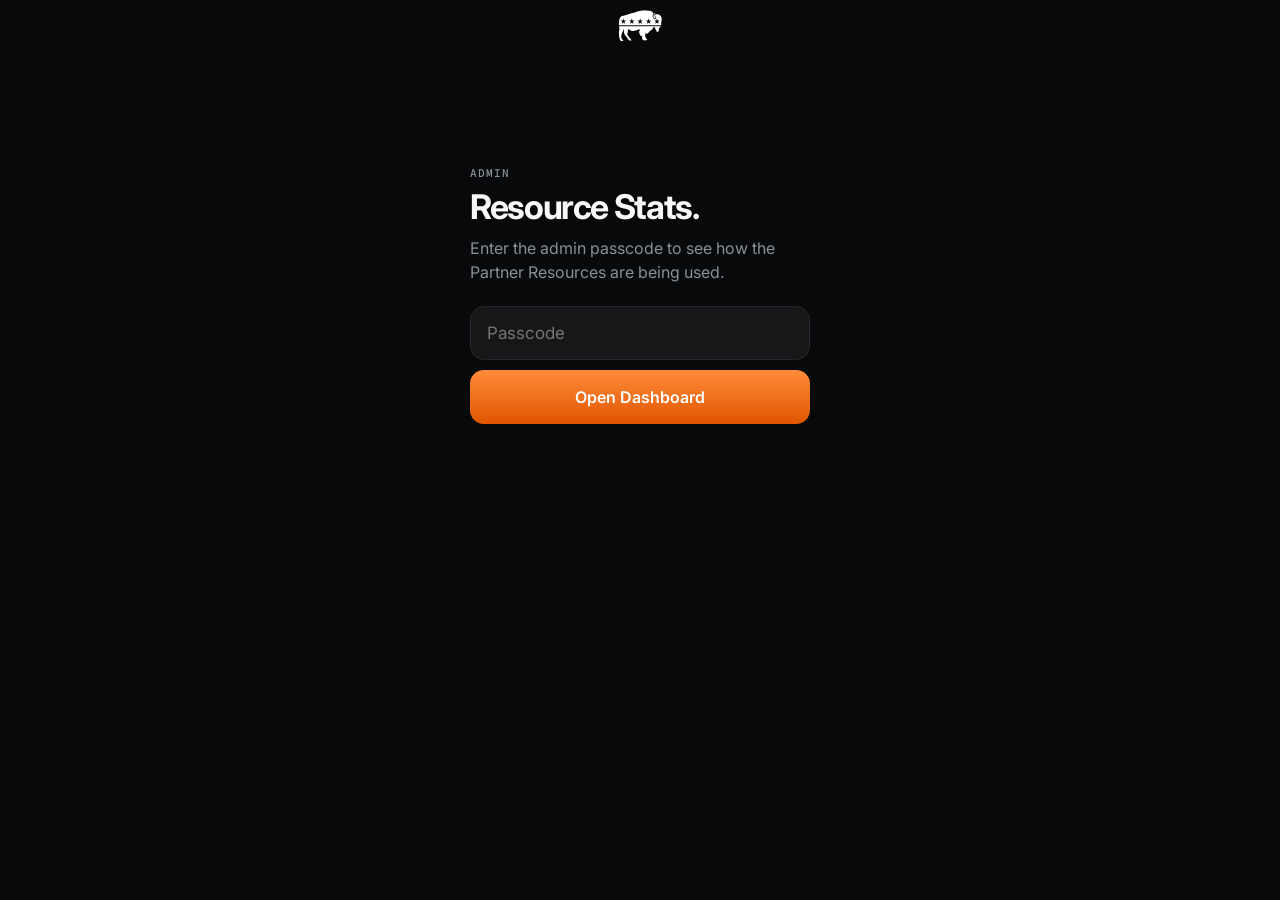
<file: admin/index.html>
<!doctype html>
<html lang="en">
<head>
  <meta charset="utf-8">
  <meta name="viewport" content="width=device-width, initial-scale=1, viewport-fit=cover">
  <meta name="robots" content="noindex, nofollow">
  <meta name="theme-color" content="#08090A">
  <title>Resource Stats · The Operator Standard</title>
  <link rel="icon" href="../assets/bison-white.svg" type="image/svg+xml">
  <style>
    @font-face { font-family: "Inter"; src: url("../assets/fonts/Inter.ttf") format("truetype"); font-weight: 100 900; font-display: swap; }
    @font-face { font-family: "Geist Mono"; src: url("../assets/fonts/GeistMono.ttf") format("truetype"); font-weight: 100 900; font-display: swap; }
    :root {
      --obsidian: #08090A; --card: #161718; --card-hi: #1D1E20; --line: #26282B;
      --snow: #F7F8F8; --fog: #8A8F98; --ember: #F4700D;
      --ember-flame: linear-gradient(180deg, #FF8C3A, #E05500);
      --sans: "Inter", "SF Pro Display", -apple-system, BlinkMacSystemFont, "Helvetica Neue", Arial, sans-serif;
      --mono: "Geist Mono", ui-monospace, "SF Mono", Menlo, monospace;
    }
    * { box-sizing: border-box; -webkit-tap-highlight-color: transparent; }
    body { margin: 0; background: var(--obsidian); color: var(--snow); font: 16px/1.5 var(--sans); -webkit-font-smoothing: antialiased; }
    h1, h2, h3, p { margin: 0; }
    h1, h2, h3 { letter-spacing: -0.03em; line-height: 1.08; font-weight: 700; }
    button, input { font: inherit; color: inherit; }
    .wrap { max-width: 760px; margin: 0 auto; padding: 0 20px 80px; }
    .label { font: 500 11px/1.4 var(--mono); letter-spacing: 0.08em; text-transform: uppercase; color: var(--fog); }
    .ember { color: var(--ember); }
    .topbar { display: grid; place-items: center; height: 58px; }
    .topbar img { width: 44px; }
    .head { padding: 14px 0 22px; }
    .head h1 { font-size: 36px; letter-spacing: -0.04em; margin-top: 8px; }
    .head .label + .label { margin-top: 10px; }

    /* Range filter: one row above everything it controls */
    .ranges { display: flex; gap: 8px; margin-bottom: 20px; }
    .chip { min-height: 40px; padding: 0 16px; border-radius: 999px; border: 1px solid var(--line); background: none; color: var(--fog); font: 500 14px/1 var(--sans); cursor: pointer; }
    .chip[aria-pressed="true"] { background: var(--snow); border-color: var(--snow); color: var(--obsidian); }

    /* Headline numbers */
    .tiles { display: grid; grid-template-columns: 1fr 1fr; gap: 10px; }
    .tile { background: var(--card); border-radius: 14px; padding: 16px 16px 14px; }
    .tile b { display: block; font: 500 38px/1 var(--mono); font-variant-numeric: tabular-nums; margin-top: 10px; }
    .tile small { display: block; margin-top: 8px; color: var(--fog); font-size: 13px; }

    section { padding-top: 40px; }
    section > h2 { font-size: 24px; }
    section > h2::before { content: ""; display: block; width: 22px; height: 2px; margin-bottom: 12px; background: var(--ember); }
    .sub { color: var(--fog); font-size: 14.5px; margin-top: 6px; }

    /* Bar charts: one series, thin bars, rounded tops, anchored to the baseline */
    .chart { position: relative; margin-top: 18px; }
    .bars { display: flex; align-items: flex-end; gap: 2px; height: var(--h, 120px); border-bottom: 1px solid var(--line); }
    .bar { flex: 1; min-width: 0; height: 100%; display: flex; align-items: flex-end; justify-content: center; background: none; border: 0; padding: 0; cursor: pointer; }
    .bar i { display: block; width: 100%; max-width: 26px; min-height: 0; border-radius: 4px 4px 0 0; background: var(--ember); transition: opacity 0.12s; }
    .bars:hover .bar i, .bars.touched .bar i { opacity: 0.45; }
    .bars .bar:hover i, .bars .bar.on i { opacity: 1; }
    .bars.snow .bar i { background: var(--snow); }
    .axis { display: flex; justify-content: space-between; margin-top: 8px; }
    .tip { min-height: 20px; margin-top: 10px; font-size: 14px; color: var(--snow); }
    .tip span { color: var(--fog); }

    /* Per-video rows */
    .video { padding: 22px 0; border-top: 1px solid var(--line); }
    .video:first-of-type { margin-top: 18px; }
    .video h3 { font-size: 19px; letter-spacing: -0.02em; margin-top: 6px; }
    .nums { display: grid; grid-template-columns: repeat(3, 1fr); gap: 8px; margin-top: 14px; }
    .nums b { display: block; font: 500 24px/1 var(--mono); font-variant-numeric: tabular-nums; }
    .nums .label { display: block; margin-top: 6px; }
    .video .chart { margin-top: 16px; --h: 64px; }

    /* Simple count rows */
    .rows { margin-top: 14px; }
    .row { display: flex; align-items: baseline; gap: 12px; padding: 14px 0; border-top: 1px solid var(--line); }
    .row h3 { font-size: 16.5px; letter-spacing: -0.015em; font-weight: 600; flex: 1; min-width: 0; }
    .row b { font: 500 20px/1 var(--mono); font-variant-numeric: tabular-nums; }
    .row .label { white-space: nowrap; }

    .empty { color: var(--fog); padding: 18px 0; }
    .foot { padding-top: 44px; text-align: center; }
    .foot a { color: inherit; }

    /* Passcode gate */
    .gate { max-width: 380px; margin: 12vh auto 0; padding: 0 20px; }
    .gate h1 { font-size: 34px; letter-spacing: -0.04em; margin-top: 8px; }
    .gate p { color: var(--fog); margin-top: 10px; }
    .gate input { width: 100%; height: 54px; margin-top: 22px; padding: 0 16px; border-radius: 14px; border: 1px solid var(--line); background: var(--card); font-size: 17px; }
    .gate button { width: 100%; min-height: 54px; margin-top: 10px; border: 0; border-radius: 14px; background: var(--ember-flame); color: #fff; font-weight: 600; font-size: 16px; cursor: pointer; }
    .gate .err { color: var(--snow); min-height: 22px; margin-top: 12px; font-size: 14.5px; }
    :focus-visible { outline: 2px solid var(--snow); outline-offset: 3px; border-radius: 8px; }
    @media (min-width: 640px) { .tiles { grid-template-columns: repeat(4, 1fr); } .head h1 { font-size: 44px; } }
  </style>
</head>
<body>
  <header class="topbar"><a href="../" aria-label="Back to Partner Resources"><img src="../assets/bison-white.svg" alt=""></a></header>
  <main id="app"></main>

  <script src="../content.js"></script>
  <script>
  (function () {
    const app = document.getElementById("app");
    const resources = (window.PORTAL && window.PORTAL.resources) || [];
    const byId = Object.fromEntries(resources.map((r) => [r.id, r]));
    const esc = (s) => String(s ?? "").replace(/[&<>"']/g, (c) => ({ "&": "&amp;", "<": "&lt;", ">": "&gt;", '"': "&quot;", "'": "&#39;" }[c]));
    const num = (n) => Number(n || 0).toLocaleString("en-US");
    const KEY = "os_admin_key";
    const RANGES = [{ days: 7, text: "7 Days" }, { days: 30, text: "30 Days" }, { days: 0, text: "All Time" }];
    let days = 30;

    const getKey = () => { try { return localStorage.getItem(KEY) || ""; } catch { return ""; } };
    const setKey = (k) => { try { k ? localStorage.setItem(KEY, k) : localStorage.removeItem(KEY); } catch {} };

    function gate(message) {
      app.innerHTML = `
        <form class="gate">
          <p class="label ember">Admin</p>
          <h1>Resource Stats.</h1>
          <p>Enter the admin passcode to see how the Partner Resources are being used.</p>
          <input type="password" name="key" placeholder="Passcode" autocomplete="current-password" aria-label="Passcode" required>
          <button>Open Dashboard</button>
          <p class="err" role="alert">${esc(message || "")}</p>
        </form>`;
      app.querySelector("form").addEventListener("submit", (e) => {
        e.preventDefault();
        setKey(e.target.key.value.trim());
        load();
      });
    }

    async function load() {
      const key = getKey();
      if (!key) return gate();
      let res;
      try {
        res = await fetch("../api/stats?days=" + days, { headers: { "x-admin-key": key } });
      } catch {
        return gate("Couldn't reach the stats service. Check your connection and try again.");
      }
      if (res.status === 401) return setKey(""), gate("That passcode didn't work.");
      if (!res.ok) return gate("The stats service returned an error (" + res.status + "). Try again in a minute.");
      render(await res.json());
    }

    // One-series bar chart. Tap or hover a bar to read its value in the line below.
    function chart(points, { unit, snow, axis }) {
      const max = Math.max(1, ...points.map((p) => p.value));
      return `
        <div class="chart">
          <div class="bars${snow ? " snow" : ""}">
            ${points.map((p) => `<button class="bar" data-tip="${esc(p.label)}|${num(p.value)} ${esc(unit)}" aria-label="${esc(p.label)}: ${num(p.value)} ${esc(unit)}"><i style="height:${(p.value / max) * 100}%"></i></button>`).join("")}
          </div>
          <div class="axis">${axis.map((a) => `<span class="label">${esc(a)}</span>`).join("")}</div>
          <p class="tip" aria-live="polite"><span>Tap a bar to see its number.</span></p>
        </div>`;
    }

    function render(d) {
      const total = Object.fromEntries(d.totals.map((t) => [t.type, t]));
      const n = (type) => total[type]?.n || 0;
      const people = (type) => total[type]?.people || 0;
      const item = (type) => Object.fromEntries(d.items.filter((i) => i.type === type).map((i) => [i.item, i]));
      const plays = item("play");
      const downloads = item("download");
      const watched = Object.fromEntries(d.watched.map((w) => [w.item, w.total]));
      const reach = {};
      for (const r of d.retention) (reach[r.item] ||= {})[r.value] = r.people;

      const since = d.since ? new Date(d.since * 1000).toLocaleDateString("en-US", { month: "short", day: "numeric", year: "numeric" }) : null;
      const rangeText = RANGES.find((r) => r.days === days).text.toLowerCase();

      const videos = resources.filter((r) => r.type !== "guide").map((r) => ({ r, p: plays[r.id] })).sort((a, b) => (b.p?.n || 0) - (a.p?.n || 0));
      const guides = resources.filter((r) => r.type === "guide").map((r) => ({ r, p: downloads[r.id] })).sort((a, b) => (b.p?.n || 0) - (a.p?.n || 0));

      const dayLabel = (s) => new Date(s + "T12:00:00").toLocaleDateString("en-US", { month: "short", day: "numeric" });
      const daily = d.daily.map((x) => ({ label: dayLabel(x.day), value: x.people }));

      app.innerHTML = `
        <div class="wrap">
          <div class="head">
            <p class="label ember">Admin · OS Partner Program</p>
            <h1>Resource Stats.</h1>
            <p class="label">${since ? "Counting since " + esc(since) : "No activity recorded yet"}</p>
          </div>

          <div class="ranges" role="group" aria-label="Time range">
            ${RANGES.map((r) => `<button class="chip" data-days="${r.days}" aria-pressed="${r.days === days}">${r.text}</button>`).join("")}
          </div>

          <div class="tiles">
            <div class="tile"><span class="label">Visitors</span><b>${num(people("visit"))}</b><small>${num(n("visit"))} visits</small></div>
            <div class="tile"><span class="label">Video Plays</span><b>${num(n("play"))}</b><small>${num(people("play"))} people</small></div>
            <div class="tile"><span class="label">Guide Downloads</span><b>${num(n("download"))}</b><small>${num(people("download"))} people</small></div>
            <div class="tile"><span class="label">Reminders Set</span><b>${num(n("remind_google") + n("remind_apple"))}</b><small>${num(n("remind_open"))} opened the sheet</small></div>
          </div>

          <section>
            <h2>Visitors By Day.</h2>
            <p class="sub">People who opened the Partner Resources each day, ${esc(rangeText)}.</p>
            ${daily.length ? chart(daily, { unit: "visitors", axis: [daily[0].label, daily[daily.length - 1].label] }) : `<p class="empty">Nothing recorded in this range yet.</p>`}
          </section>

          <section>
            <h2>Videos.</h2>
            <p class="sub">The bars show how many viewers were still watching at each point in the video.</p>
            ${videos.map(({ r, p }) => {
              const viewers = p?.people || 0;
              const avg = viewers ? Math.round((watched[r.id] || 0) / viewers) : 0;
              const points = [10, 20, 30, 40, 50, 60, 70, 80, 90, 100].map((m) => ({ label: "Watched " + m + "%", value: reach[r.id]?.[m] || 0 }));
              return `
                <div class="video">
                  <p class="label">${r.type === "replay" ? "Call Replay" : "Video Tutorial"}${r.duration ? " · " + esc(r.duration) : ""}</p>
                  <h3>${esc(r.title)}</h3>
                  <div class="nums">
                    <div><b>${num(p?.n)}</b><span class="label">Plays</span></div>
                    <div><b>${num(viewers)}</b><span class="label">Viewers</span></div>
                    <div><b>${avg}%</b><span class="label">Avg Watched</span></div>
                  </div>
                  ${viewers ? chart(points, { unit: "viewers", snow: true, axis: ["10%", "50%", "100%"] }) : ""}
                </div>`;
            }).join("")}
          </section>

          <section>
            <h2>Guide Downloads.</h2>
            <div class="rows">
              ${guides.map(({ r, p }) => `<div class="row"><h3>${esc(r.title)}</h3><span class="label">${num(p?.people)} people</span><b>${num(p?.n)}</b></div>`).join("")}
            </div>
          </section>

          <section>
            <h2>Post Builder.</h2>
            <div class="rows">
              <div class="row"><h3>Outlines built</h3><span class="label">${num(people("build"))} people</span><b>${num(n("build"))}</b></div>
              <div class="row"><h3>Outlines copied</h3><span class="label">${num(people("copy"))} people</span><b>${num(n("copy"))}</b></div>
            </div>
          </section>

          <section>
            <h2>Call Reminders.</h2>
            <div class="rows">
              <div class="row"><h3>Tapped Set A Reminder</h3><span class="label">${num(people("remind_open"))} people</span><b>${num(n("remind_open"))}</b></div>
              <div class="row"><h3>Chose Google Calendar</h3><span class="label">${num(people("remind_google"))} people</span><b>${num(n("remind_google"))}</b></div>
              <div class="row"><h3>Chose Apple Calendar</h3><span class="label">${num(people("remind_apple"))} people</span><b>${num(n("remind_apple"))}</b></div>
            </div>
          </section>

          <p class="label foot">Counts are anonymous · <a href="#" id="signout">Lock this device</a></p>
        </div>`;
    }

    app.addEventListener("click", (e) => {
      const chip = e.target.closest("[data-days]");
      if (chip) return (days = +chip.dataset.days), load();
      if (e.target.id === "signout") return e.preventDefault(), setKey(""), gate();
      const bar = e.target.closest(".bar");
      if (bar) showTip(bar);
    });
    app.addEventListener("pointerover", (e) => { const bar = e.target.closest(".bar"); if (bar) showTip(bar); });
    function showTip(bar) {
      const bars = bar.parentElement;
      const [label, value] = bar.dataset.tip.split("|");
      bars.classList.add("touched");
      bars.querySelectorAll(".on").forEach((b) => b.classList.remove("on"));
      bar.classList.add("on");
      bars.parentElement.querySelector(".tip").innerHTML = `${esc(value)} <span>· ${esc(label)}</span>`;
    }

    load();
  })();
  </script>
</body>
</html>
</file>
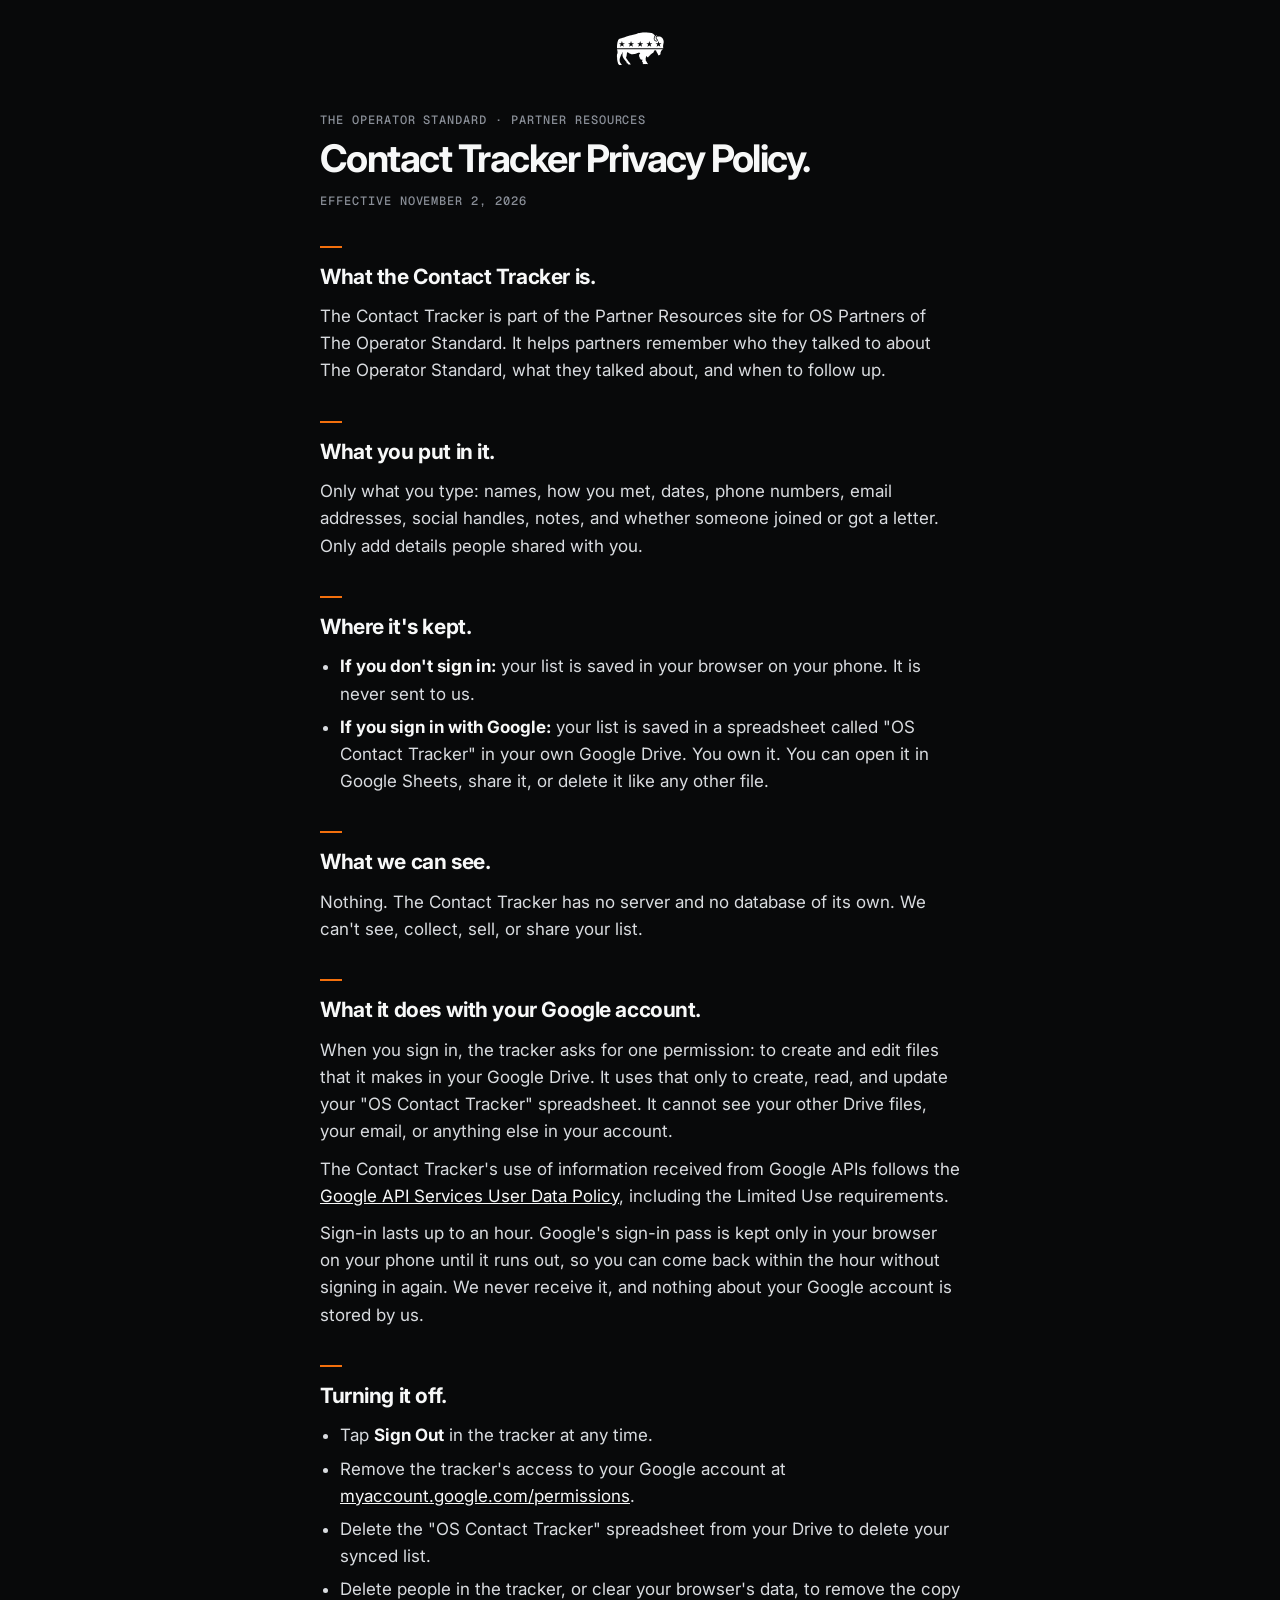
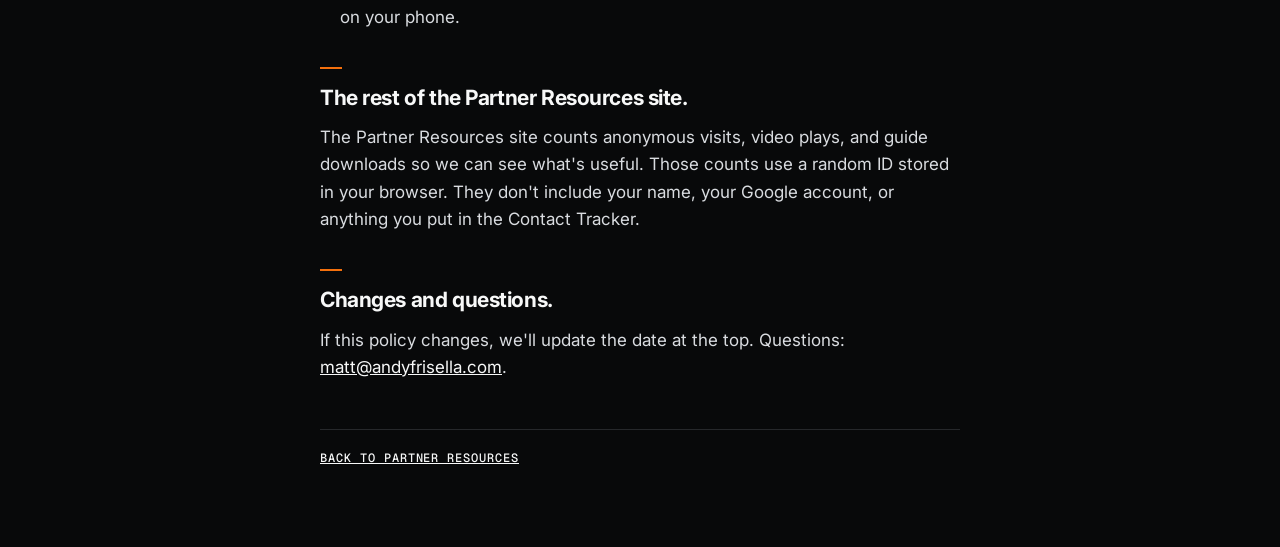
<file: privacy/index.html>
<!doctype html>
<html lang="en">
<head>
  <meta charset="utf-8">
  <meta name="viewport" content="width=device-width, initial-scale=1, viewport-fit=cover">
  <meta name="theme-color" content="#08090A">
  <title>Privacy Policy · The Operator Standard Contact Tracker</title>
  <link rel="icon" href="../assets/bison-white.svg" type="image/svg+xml">
  <style>
    @font-face { font-family: "Inter"; src: url("../assets/fonts/Inter.ttf") format("truetype"); font-weight: 100 900; font-display: swap; }
    @font-face { font-family: "Geist Mono"; src: url("../assets/fonts/GeistMono.ttf") format("truetype"); font-weight: 100 900; font-display: swap; }
    :root { --obsidian: #08090A; --card: #161718; --line: #26282B; --snow: #F7F8F8; --fog: #8A8F98; --ember: #F4700D; }
    * { box-sizing: border-box; }
    body { margin: 0; background: var(--obsidian); color: var(--snow); font: 17px/1.6 "Inter", -apple-system, BlinkMacSystemFont, "Helvetica Neue", Arial, sans-serif; -webkit-font-smoothing: antialiased; }
    main { max-width: 680px; margin: 0 auto; padding: 24px 20px 80px; }
    .top { display: flex; justify-content: center; padding: 8px 0 28px; }
    .top img { width: 48px; }
    .label { font: 500 12px/1.4 "Geist Mono", ui-monospace, Menlo, monospace; letter-spacing: 0.08em; text-transform: uppercase; color: var(--fog); }
    h1 { font-size: 38px; line-height: 1.05; letter-spacing: -0.04em; margin: 10px 0 0; }
    h2 { font-size: 21px; letter-spacing: -0.02em; margin: 36px 0 0; }
    h2::before { content: ""; display: block; width: 22px; height: 2px; margin-bottom: 12px; background: var(--ember); }
    p, li { color: #D9DCE0; }
    p { margin: 10px 0 0; }
    ul { margin: 10px 0 0; padding-left: 20px; }
    li { margin-top: 6px; }
    a { color: var(--snow); }
    strong { color: var(--snow); }
    .foot { margin-top: 48px; padding-top: 20px; border-top: 1px solid var(--line); }
  </style>
</head>
<body>
  <main>
    <div class="top"><a href="../" aria-label="Partner Resources"><img src="../assets/bison-white.svg" alt=""></a></div>
    <p class="label">The Operator Standard · Partner Resources</p>
    <h1>Contact Tracker Privacy Policy.</h1>
    <p class="label" style="margin-top:14px">Effective November 2, 2026</p>

    <h2>What the Contact Tracker is.</h2>
    <p>The Contact Tracker is part of the Partner Resources site for OS Partners of The Operator Standard. It helps partners remember who they talked to about The Operator Standard, what they talked about, and when to follow up.</p>

    <h2>What you put in it.</h2>
    <p>Only what you type: names, how you met, dates, phone numbers, email addresses, social handles, notes, and whether someone joined or got a letter. Only add details people shared with you.</p>

    <h2>Where it's kept.</h2>
    <ul>
      <li><strong>If you don't sign in:</strong> your list is saved in your browser on your phone. It is never sent to us.</li>
      <li><strong>If you sign in with Google:</strong> your list is saved in a spreadsheet called "OS Contact Tracker" in your own Google Drive. You own it. You can open it in Google Sheets, share it, or delete it like any other file.</li>
    </ul>

    <h2>What we can see.</h2>
    <p>Nothing. The Contact Tracker has no server and no database of its own. We can't see, collect, sell, or share your list.</p>

    <h2>What it does with your Google account.</h2>
    <p>When you sign in, the tracker asks for one permission: to create and edit files that it makes in your Google Drive. It uses that only to create, read, and update your "OS Contact Tracker" spreadsheet. It cannot see your other Drive files, your email, or anything else in your account.</p>
    <p>The Contact Tracker's use of information received from Google APIs follows the <a href="https://developers.google.com/terms/api-services-user-data-policy">Google API Services User Data Policy</a>, including the Limited Use requirements.</p>
    <p>Sign-in lasts up to an hour. Google's sign-in pass is kept only in your browser on your phone until it runs out, so you can come back within the hour without signing in again. We never receive it, and nothing about your Google account is stored by us.</p>

    <h2>Turning it off.</h2>
    <ul>
      <li>Tap <strong>Sign Out</strong> in the tracker at any time.</li>
      <li>Remove the tracker's access to your Google account at <a href="https://myaccount.google.com/permissions">myaccount.google.com/permissions</a>.</li>
      <li>Delete the "OS Contact Tracker" spreadsheet from your Drive to delete your synced list.</li>
      <li>Delete people in the tracker, or clear your browser's data, to remove the copy on your phone.</li>
    </ul>

    <h2>The rest of the Partner Resources site.</h2>
    <p>The Partner Resources site counts anonymous visits, video plays, and guide downloads so we can see what's useful. Those counts use a random ID stored in your browser. They don't include your name, your Google account, or anything you put in the Contact Tracker.</p>

    <h2>Changes and questions.</h2>
    <p>If this policy changes, we'll update the date at the top. Questions: <a href="mailto:matt@andyfrisella.com">matt@andyfrisella.com</a>.</p>

    <p class="label foot"><a href="../">Back to Partner Resources</a></p>
  </main>
</body>
</html>
</file>
